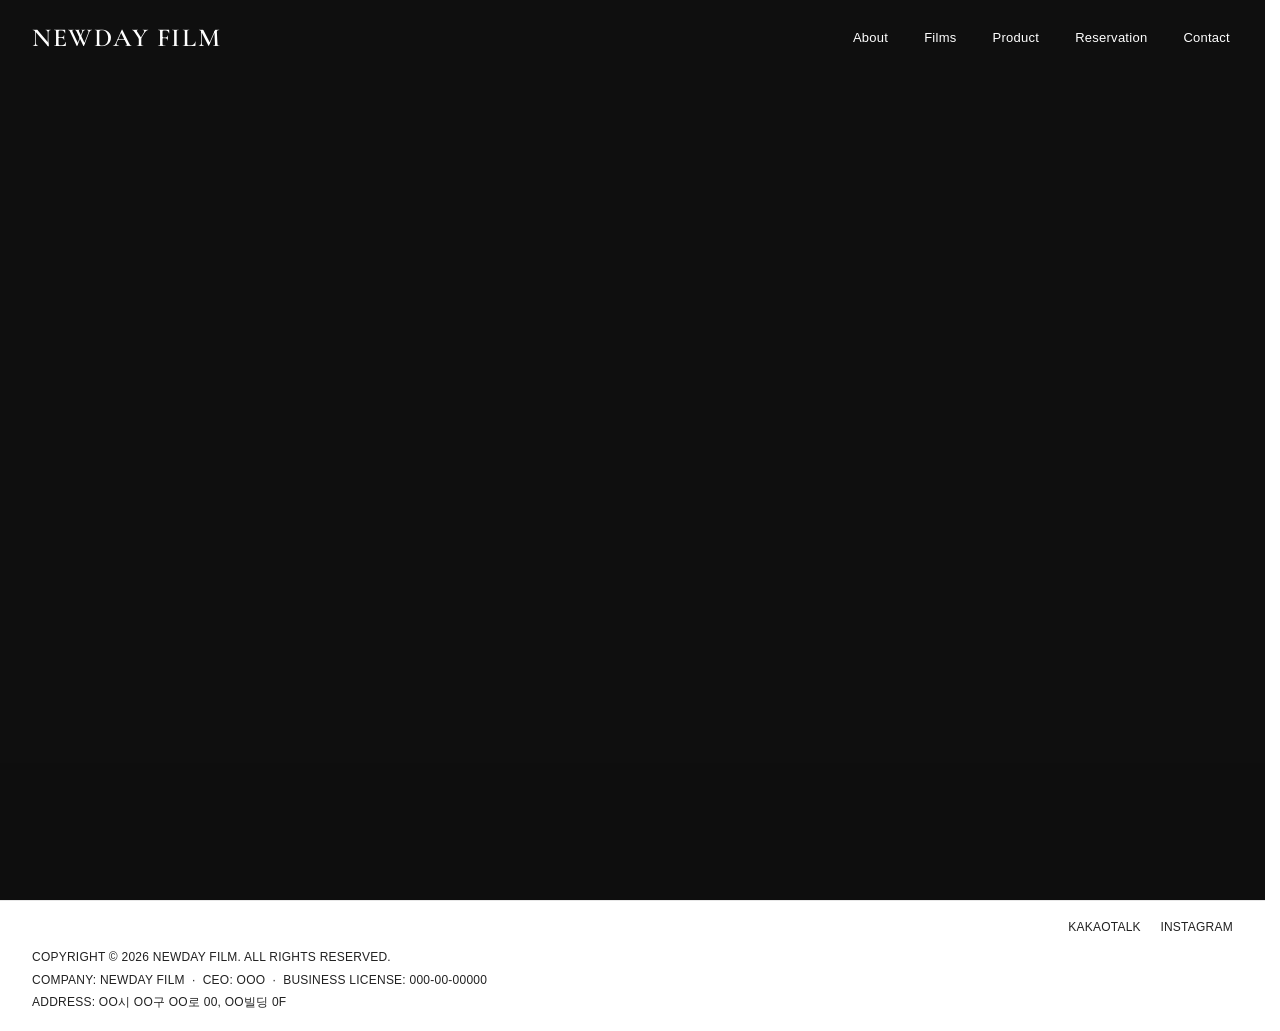
<file: index.html>
<!DOCTYPE html>
<html lang="ko">
<head>
<meta charset="UTF-8">
<meta name="viewport" content="width=device-width, initial-scale=1.0, viewport-fit=cover">
<title>NEWDAY FILM</title>
<meta name="description" content="NEWDAY FILM 공식 홈페이지 | 본식영상, 웨딩영상, 프리웨딩 영상을 제작합니다. 다시 꺼내보고 싶은 순간을 기록합니다.">
<link rel="preconnect" href="https://fonts.googleapis.com">
<link rel="preconnect" href="https://fonts.gstatic.com" crossorigin>
<link href="https://fonts.googleapis.com/css2?family=Cormorant+Garamond:wght@500;600;700&display=swap" rel="stylesheet">
<link rel="stylesheet" href="styles.css">
<style>
  /* ---- 이 페이지(홈)에서만 쓰는 스타일 ---- */
  .hero{
    position:relative;
    height:100vh;
    min-height:600px;
    overflow:hidden;
    background-color:#111; /* 영상 로딩 전 배경색 */
  }
  .hero video{
    pointer-events:none; /* 클릭/컨트롤 노출 방지 */
  }
  .hero .overlay{
    position:absolute; inset:0;
    background:rgba(8,8,8,0.22);
    z-index:2;
  }
</style>
</head>
<body class="home">

<!-- Desktop Header -->
<header class="site-header" id="site-header">
  <div class="header-inner">
    <a class="logo" href="index.html">NEWDAY FILM</a>
    <nav class="main-nav">
      <ul>
        <li><a href="about.html">About</a></li>
        <li><a href="films.html">Films</a></li>
        <li><a href="product.html">Product</a></li>
        <li><a href="reservation.html">Reservation</a></li>
        <li><a href="contact.html">Contact</a></li>
      </ul>
    </nav>
  </div>
</header>

<!-- Mobile Header -->
<header class="site-header-mobile overlay" id="site-header-mobile">
  <div class="header-inner">
    <a class="logo" href="index.html">NEWDAY FILM</a>
    <button class="menu-btn" id="mobileMenuBtn" aria-label="메뉴 열기">&#9776;</button>
  </div>
</header>

<!-- Mobile Slide Menu -->
<div id="mobile-menu">
  <button class="close-btn" id="mobileMenuClose" aria-label="닫기">&times;</button>
  <ul>
    <li><a href="about.html">About</a></li>
    <li><a href="films.html">Films</a></li>
    <li><a href="product.html">Product</a></li>
    <li><a href="reservation.html">Reservation</a></li>
    <li><a href="contact.html">Contact</a></li>
  </ul>
</div>

<!-- Hero: 배경 영상 (mp4 자동재생·음소거·무한반복)
     video.mp4 파일을 이 파일(index.html)과 같은 폴더에 올려두면 바로 재생됩니다.
     다른 파일명을 쓰고 싶으면 아래 src="video.mp4"만 원하는 파일명으로 바꾸세요. -->
<section class="hero">
  <video id="heroVideo" autoplay muted loop playsinline webkit-playsinline
         style="position:absolute; inset:0; width:100%; height:100%; object-fit:cover;">
    <source src="video.mp4" type="video/mp4">
  </video>
  <div class="overlay"></div>
</section>

<!-- Footer -->
<footer>
  <div class="footer-inner">
    <div class="footer-top">
      <span></span>
      <span class="social">
        <a href="#" target="_blank" rel="noopener noreferrer">KAKAOTALK</a>
        <a href="#" target="_blank" rel="noopener noreferrer">INSTAGRAM</a>
      </span>
    </div>
    <div class="footer-info">
      <p>COPYRIGHT &copy; 2026 NEWDAY FILM. ALL RIGHTS RESERVED.</p>
      <p>COMPANY: NEWDAY FILM &nbsp;&middot;&nbsp; CEO: OOO &nbsp;&middot;&nbsp; BUSINESS LICENSE: 000-00-00000</p>
      <p>ADDRESS: OO시 OO구 OO로 00, OO빌딩 0F</p>
    </div>
  </div>
</footer>

<script src="script.js"></script>
<script>
  // 사파리 자동재생 호환성 보강: muted를 JS로도 확실히 설정하고 play()를 명시적으로 시도
  (function () {
    var v = document.getElementById('heroVideo');
    if (!v) return;
    v.muted = true;
    v.defaultMuted = true;
    var tryPlay = function () { v.play().catch(function () { /* 사용자가 상호작용하면 재시도됨 */ }); };
    tryPlay();
    document.addEventListener('visibilitychange', function () {
      if (!document.hidden) tryPlay();
    });
  })();
</script>
</body>
</html>
</file>
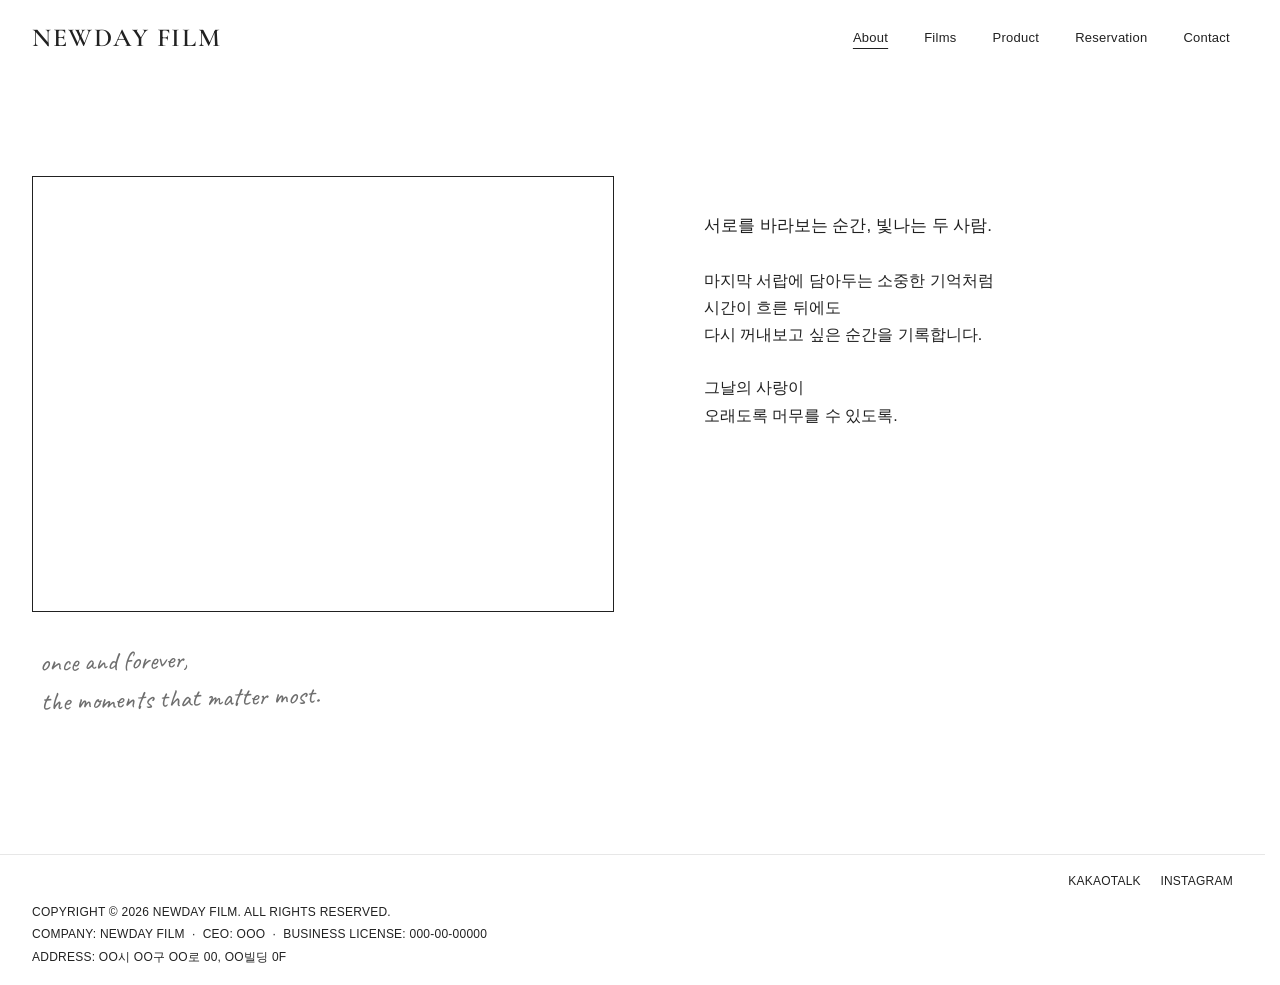
<file: about.html>
<!DOCTYPE html>
<html lang="ko">
<head>
<meta charset="UTF-8">
<meta name="viewport" content="width=device-width, initial-scale=1.0, viewport-fit=cover">
<title>About — NEWDAY FILM</title>
<link rel="preconnect" href="https://fonts.googleapis.com">
<link rel="preconnect" href="https://fonts.gstatic.com" crossorigin>
<link href="https://fonts.googleapis.com/css2?family=Cormorant+Garamond:wght@500;600;700&family=Caveat:wght@500;600&display=swap" rel="stylesheet">
<link rel="stylesheet" href="styles.css">
<style>
  .intro{ padding:100px 0 140px; }
  .intro .wrap{
    display:grid;
    grid-template-columns:1.1fr 1fr;
    gap:90px;
    align-items:start;
  }
  .intro-figure{ position:relative; }
  .intro-figure .ph{ aspect-ratio:4/3; }
  .intro-note{
    font-family:var(--script);
    font-size:26px;
    color:var(--ink-soft);
    line-height:1.5;
    margin-top:24px;
    padding-left:8px;
    transform:rotate(-1.5deg);
  }
  .intro-text{ padding-top:36px; }
  .intro-text p{
    font-family:var(--sans);
    font-size:16px;
    color:var(--ink);
    margin-bottom:26px;
  }
  .intro-text p:first-child{ font-size:17px; }

  @media (max-width:900px){
    .intro .wrap{ grid-template-columns:1fr; gap:40px; }
    .intro{ padding:70px 0; }
    .intro-text{ padding-top:0; }
  }
</style>
</head>
<body>

<header class="site-header static-solid" id="site-header">
  <div class="header-inner">
    <a class="logo" href="index.html">NEWDAY FILM</a>
    <nav class="main-nav">
      <ul>
        <li class="current"><a href="about.html">About</a></li>
        <li><a href="films.html">Films</a></li>
        <li><a href="product.html">Product</a></li>
        <li><a href="reservation.html">Reservation</a></li>
        <li><a href="contact.html">Contact</a></li>
      </ul>
    </nav>
  </div>
</header>

<header class="site-header-mobile" id="site-header-mobile">
  <div class="header-inner">
    <a class="logo" href="index.html">NEWDAY FILM</a>
    <button class="menu-btn" id="mobileMenuBtn" aria-label="메뉴 열기">&#9776;</button>
  </div>
</header>

<div id="mobile-menu">
  <button class="close-btn" id="mobileMenuClose" aria-label="닫기">&times;</button>
  <ul>
    <li><a href="about.html">About</a></li>
    <li><a href="films.html">Films</a></li>
    <li><a href="product.html">Product</a></li>
    <li><a href="reservation.html">Reservation</a></li>
    <li><a href="contact.html">Contact</a></li>
  </ul>
</div>

<div class="page-top-spacer"></div>

<section class="intro">
  <div class="wrap">
    <div class="intro-figure">
      <div class="ph"></div>
      <p class="intro-note">once and forever,<br>the moments that matter most.</p>
    </div>
    <div class="intro-text">
      <p>서로를 바라보는 순간, 빛나는 두 사람.</p>
      <p>마지막 서랍에 담아두는 소중한 기억처럼<br>
      시간이 흐른 뒤에도<br>
      다시 꺼내보고 싶은 순간을 기록합니다.</p>
      <p>그날의 사랑이<br>오래도록 머무를 수 있도록.</p>
    </div>
  </div>
</section>

<footer>
  <div class="footer-inner">
    <div class="footer-top">
      <span></span>
      <span class="social">
        <a href="#" target="_blank" rel="noopener noreferrer">KAKAOTALK</a>
        <a href="#" target="_blank" rel="noopener noreferrer">INSTAGRAM</a>
      </span>
    </div>
    <div class="footer-info">
      <p>COPYRIGHT &copy; 2026 NEWDAY FILM. ALL RIGHTS RESERVED.</p>
      <p>COMPANY: NEWDAY FILM &nbsp;&middot;&nbsp; CEO: OOO &nbsp;&middot;&nbsp; BUSINESS LICENSE: 000-00-00000</p>
      <p>ADDRESS: OO시 OO구 OO로 00, OO빌딩 0F</p>
    </div>
  </div>
</footer>

<script src="script.js"></script>
</body>
</html>
</file>
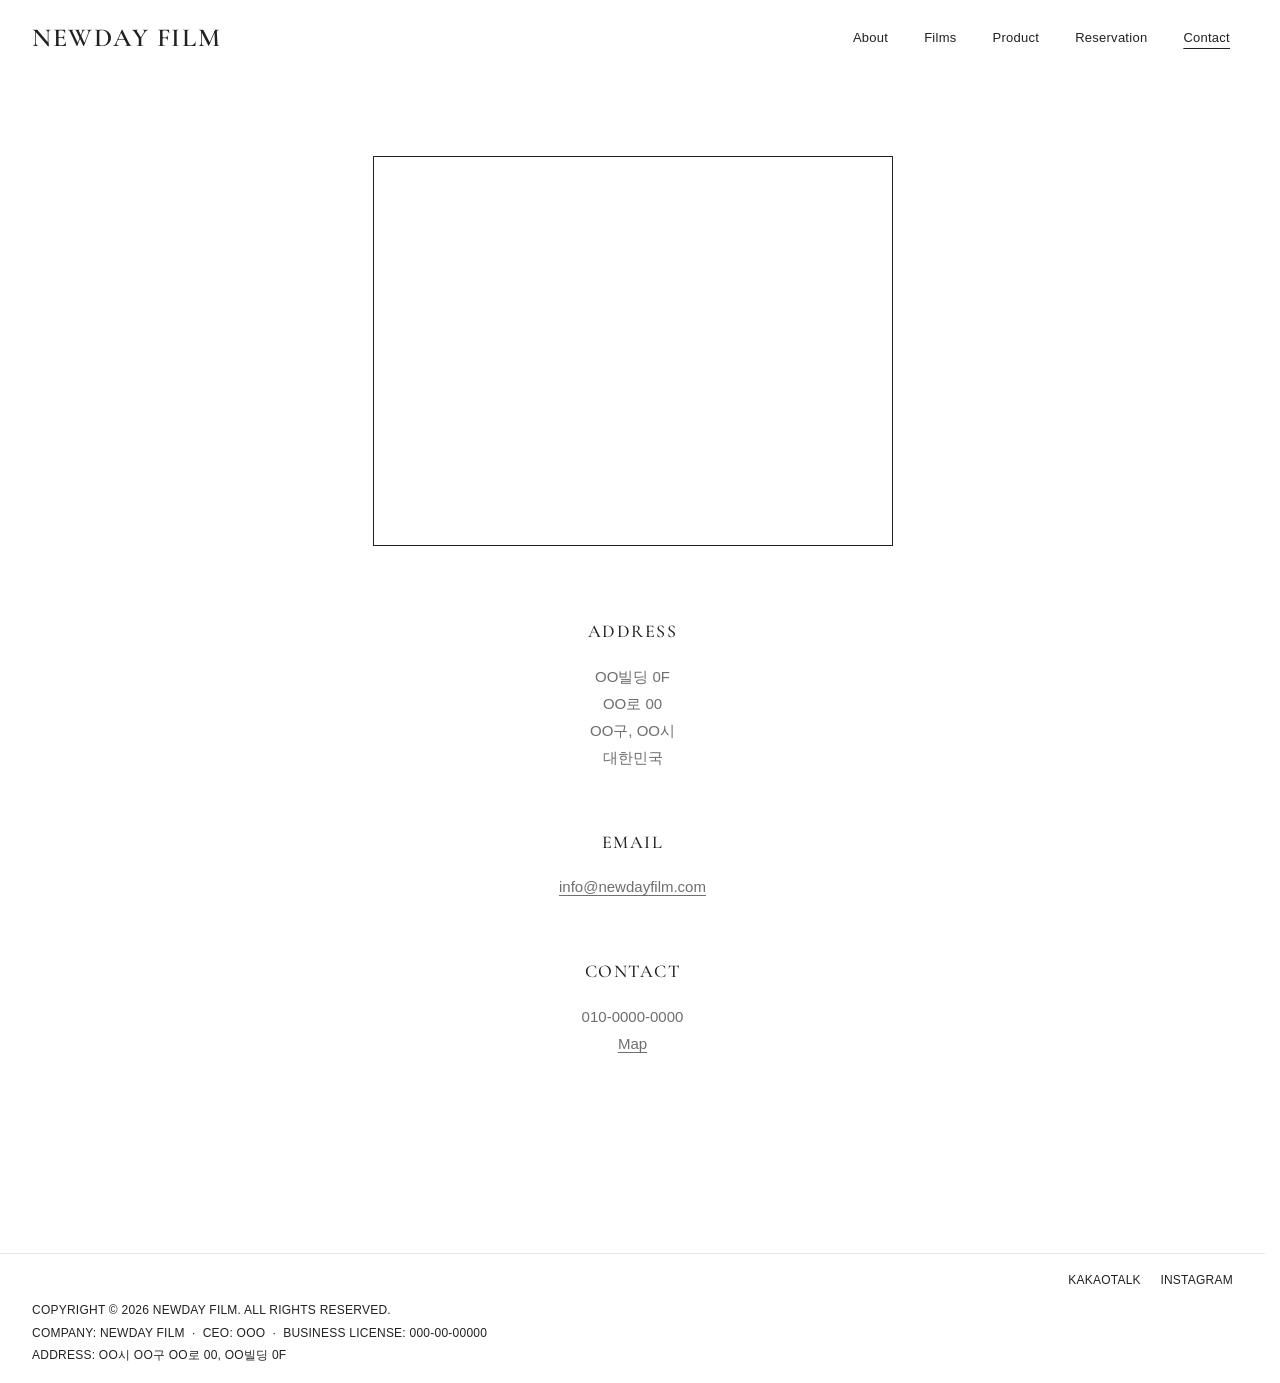
<file: contact.html>
<!DOCTYPE html>
<html lang="ko">
<head>
<meta charset="UTF-8">
<meta name="viewport" content="width=device-width, initial-scale=1.0, viewport-fit=cover">
<title>Contact — NEWDAY FILM</title>
<link rel="preconnect" href="https://fonts.googleapis.com">
<link rel="preconnect" href="https://fonts.gstatic.com" crossorigin>
<link href="https://fonts.googleapis.com/css2?family=Cormorant+Garamond:wght@500;600;700&display=swap" rel="stylesheet">
<link rel="stylesheet" href="styles.css">
<style>
  .contact-wrap{
    max-width:900px;
    margin:0 auto;
    padding:80px 32px 140px;
    text-align:center;
  }
  .contact-figure .ph{
    max-width:520px;
    aspect-ratio:4/3;
    margin:0 auto 70px;
  }
  .contact-block{ margin-bottom:56px; }
  .contact-block h3{
    font-family:var(--serif);
    font-weight:500;
    font-size:18px;
    letter-spacing:0.08em;
    margin-bottom:16px;
  }
  .contact-block p{
    font-size:15px;
    color:var(--ink-soft);
    line-height:1.8;
  }
  .contact-block a{ text-decoration:underline; text-underline-offset:3px; }
</style>
</head>
<body>

<header class="site-header static-solid" id="site-header">
  <div class="header-inner">
    <a class="logo" href="index.html">NEWDAY FILM</a>
    <nav class="main-nav">
      <ul>
        <li><a href="about.html">About</a></li>
        <li><a href="films.html">Films</a></li>
        <li><a href="product.html">Product</a></li>
        <li><a href="reservation.html">Reservation</a></li>
        <li class="current"><a href="contact.html">Contact</a></li>
      </ul>
    </nav>
  </div>
</header>

<header class="site-header-mobile" id="site-header-mobile">
  <div class="header-inner">
    <a class="logo" href="index.html">NEWDAY FILM</a>
    <button class="menu-btn" id="mobileMenuBtn" aria-label="메뉴 열기">&#9776;</button>
  </div>
</header>

<div id="mobile-menu">
  <button class="close-btn" id="mobileMenuClose" aria-label="닫기">&times;</button>
  <ul>
    <li><a href="about.html">About</a></li>
    <li><a href="films.html">Films</a></li>
    <li><a href="product.html">Product</a></li>
    <li><a href="reservation.html">Reservation</a></li>
    <li><a href="contact.html">Contact</a></li>
  </ul>
</div>

<div class="page-top-spacer"></div>

<main class="contact-wrap">
  <div class="contact-figure">
    <div class="ph"></div>
  </div>

  <div class="contact-block">
    <h3>ADDRESS</h3>
    <p>OO빌딩 0F<br>OO로 00<br>OO구, OO시<br>대한민국</p>
  </div>

  <div class="contact-block">
    <h3>EMAIL</h3>
    <p><a href="mailto:info@newdayfilm.com">info@newdayfilm.com</a></p>
  </div>

  <div class="contact-block">
    <h3>CONTACT</h3>
    <p>
      010-0000-0000<br>
      <a href="https://map.naver.com" target="_blank" rel="noopener noreferrer">Map</a>
    </p>
  </div>
</main>

<footer>
  <div class="footer-inner">
    <div class="footer-top">
      <span></span>
      <span class="social">
        <a href="#" target="_blank" rel="noopener noreferrer">KAKAOTALK</a>
        <a href="#" target="_blank" rel="noopener noreferrer">INSTAGRAM</a>
      </span>
    </div>
    <div class="footer-info">
      <p>COPYRIGHT &copy; 2026 NEWDAY FILM. ALL RIGHTS RESERVED.</p>
      <p>COMPANY: NEWDAY FILM &nbsp;&middot;&nbsp; CEO: OOO &nbsp;&middot;&nbsp; BUSINESS LICENSE: 000-00-00000</p>
      <p>ADDRESS: OO시 OO구 OO로 00, OO빌딩 0F</p>
    </div>
  </div>
</footer>

<script src="script.js"></script>
</body>
</html>
</file>
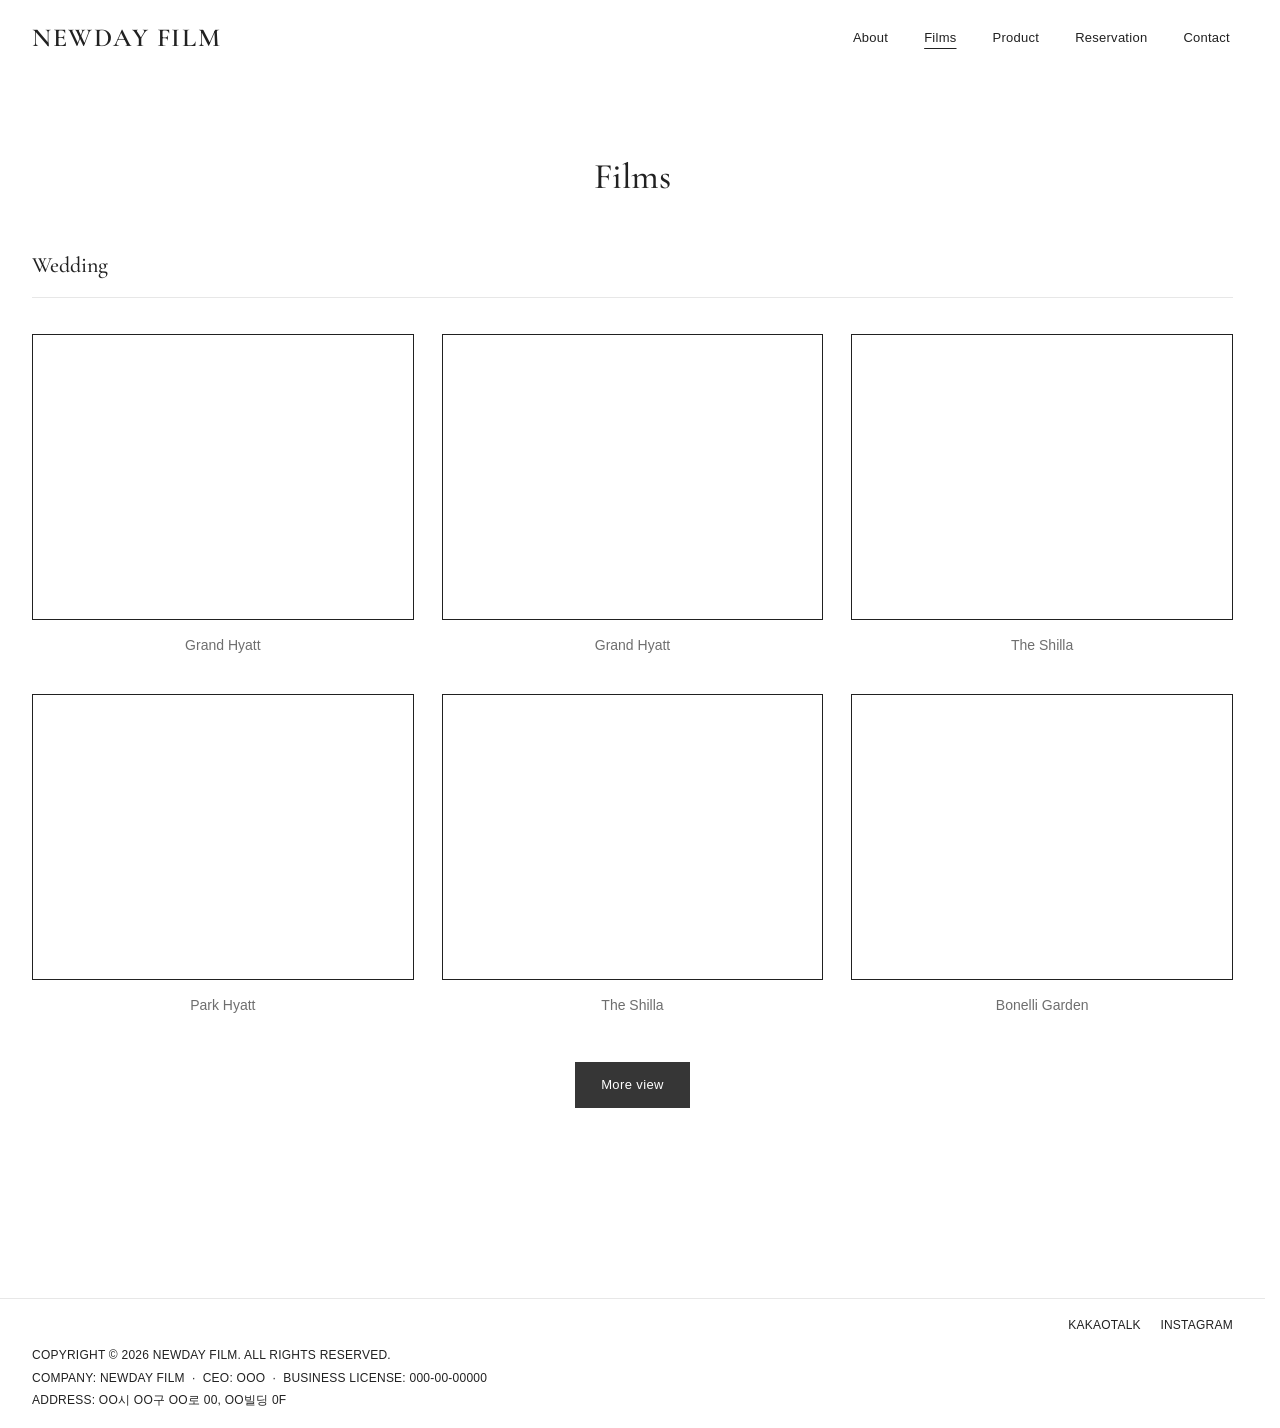
<file: films.html>
<!DOCTYPE html>
<html lang="ko">
<head>
<meta charset="UTF-8">
<meta name="viewport" content="width=device-width, initial-scale=1.0, viewport-fit=cover">
<title>Films — NEWDAY FILM</title>
<link rel="preconnect" href="https://fonts.googleapis.com">
<link rel="preconnect" href="https://fonts.gstatic.com" crossorigin>
<link href="https://fonts.googleapis.com/css2?family=Cormorant+Garamond:wght@500;600;700&display=swap" rel="stylesheet">
<link rel="stylesheet" href="styles.css">
<style>
  .film-category{ margin-bottom:90px; }
  .film-category h2{
    font-family:var(--serif);
    font-weight:500;
    font-size:22px;
    padding-bottom:12px;
    border-bottom:1px solid var(--line);
    margin-bottom:36px;
  }
  .film-grid{
    display:grid;
    grid-template-columns:repeat(3,1fr);
    gap:36px 28px;
  }
  .film-item .ph{ aspect-ratio:4/3; }
  .film-item .caption{
    text-align:center;
    font-size:14px;
    margin-top:14px;
    color:var(--ink-soft);
  }
  .more-view{
    display:block;
    width:max-content;
    margin:44px auto 0;
    background:var(--brand);
    color:#fff;
    font-size:13px;
    letter-spacing:0.03em;
    padding:12px 26px;
  }

  @media (max-width:900px){
    .film-grid{ grid-template-columns:repeat(2,1fr); }
  }
  @media (max-width:560px){
    .film-grid{ grid-template-columns:1fr; }
    .film-tabs{ gap:16px; flex-wrap:wrap; }
  }
</style>
</head>
<body>

<!-- Desktop Header -->
<header class="site-header static-solid" id="site-header">
  <div class="header-inner">
    <a class="logo" href="index.html">NEWDAY FILM</a>
    <nav class="main-nav">
      <ul>
        <li><a href="about.html">About</a></li>
        <li class="current"><a href="films.html">Films</a></li>
        <li><a href="product.html">Product</a></li>
        <li><a href="reservation.html">Reservation</a></li>
        <li><a href="contact.html">Contact</a></li>
      </ul>
    </nav>
  </div>
</header>

<!-- Mobile Header -->
<header class="site-header-mobile" id="site-header-mobile">
  <div class="header-inner">
    <a class="logo" href="index.html">NEWDAY FILM</a>
    <button class="menu-btn" id="mobileMenuBtn" aria-label="메뉴 열기">&#9776;</button>
  </div>
</header>

<div id="mobile-menu">
  <button class="close-btn" id="mobileMenuClose" aria-label="닫기">&times;</button>
  <ul>
    <li><a href="about.html">About</a></li>
    <li><a href="films.html">Films</a></li>
    <li><a href="product.html">Product</a></li>
    <li><a href="reservation.html">Reservation</a></li>
    <li><a href="contact.html">Contact</a></li>
  </ul>
</div>

<div class="page-top-spacer"></div>

<main class="wrap" style="padding-bottom:100px;">
  <h1 class="page-title">Films</h1>

  <!-- Wedding -->
  <section class="film-category" data-category="wedding">
    <h2>Wedding</h2>
    <div class="film-grid">
      <div class="film-item">
        <div class="ph"></div>
        <p class="caption">Grand Hyatt</p>
      </div>
      <div class="film-item">
        <div class="ph"></div>
        <p class="caption">Grand Hyatt</p>
      </div>
      <div class="film-item">
        <div class="ph"></div>
        <p class="caption">The Shilla</p>
      </div>
      <div class="film-item">
        <div class="ph"></div>
        <p class="caption">Park Hyatt</p>
      </div>
      <div class="film-item">
        <div class="ph"></div>
        <p class="caption">The Shilla</p>
      </div>
      <div class="film-item">
        <div class="ph"></div>
        <p class="caption">Bonelli Garden</p>
      </div>
    </div>
    <a href="#" class="more-view">More view</a>
  </section>
</main>

<footer>
  <div class="footer-inner">
    <div class="footer-top">
      <span></span>
      <span class="social">
        <a href="#" target="_blank" rel="noopener noreferrer">KAKAOTALK</a>
        <a href="#" target="_blank" rel="noopener noreferrer">INSTAGRAM</a>
      </span>
    </div>
    <div class="footer-info">
      <p>COPYRIGHT &copy; 2026 NEWDAY FILM. ALL RIGHTS RESERVED.</p>
      <p>COMPANY: NEWDAY FILM &nbsp;&middot;&nbsp; CEO: OOO &nbsp;&middot;&nbsp; BUSINESS LICENSE: 000-00-00000</p>
      <p>ADDRESS: OO시 OO구 OO로 00, OO빌딩 0F</p>
    </div>
  </div>
</footer>

<script src="script.js"></script>
</body>
</html>
</file>
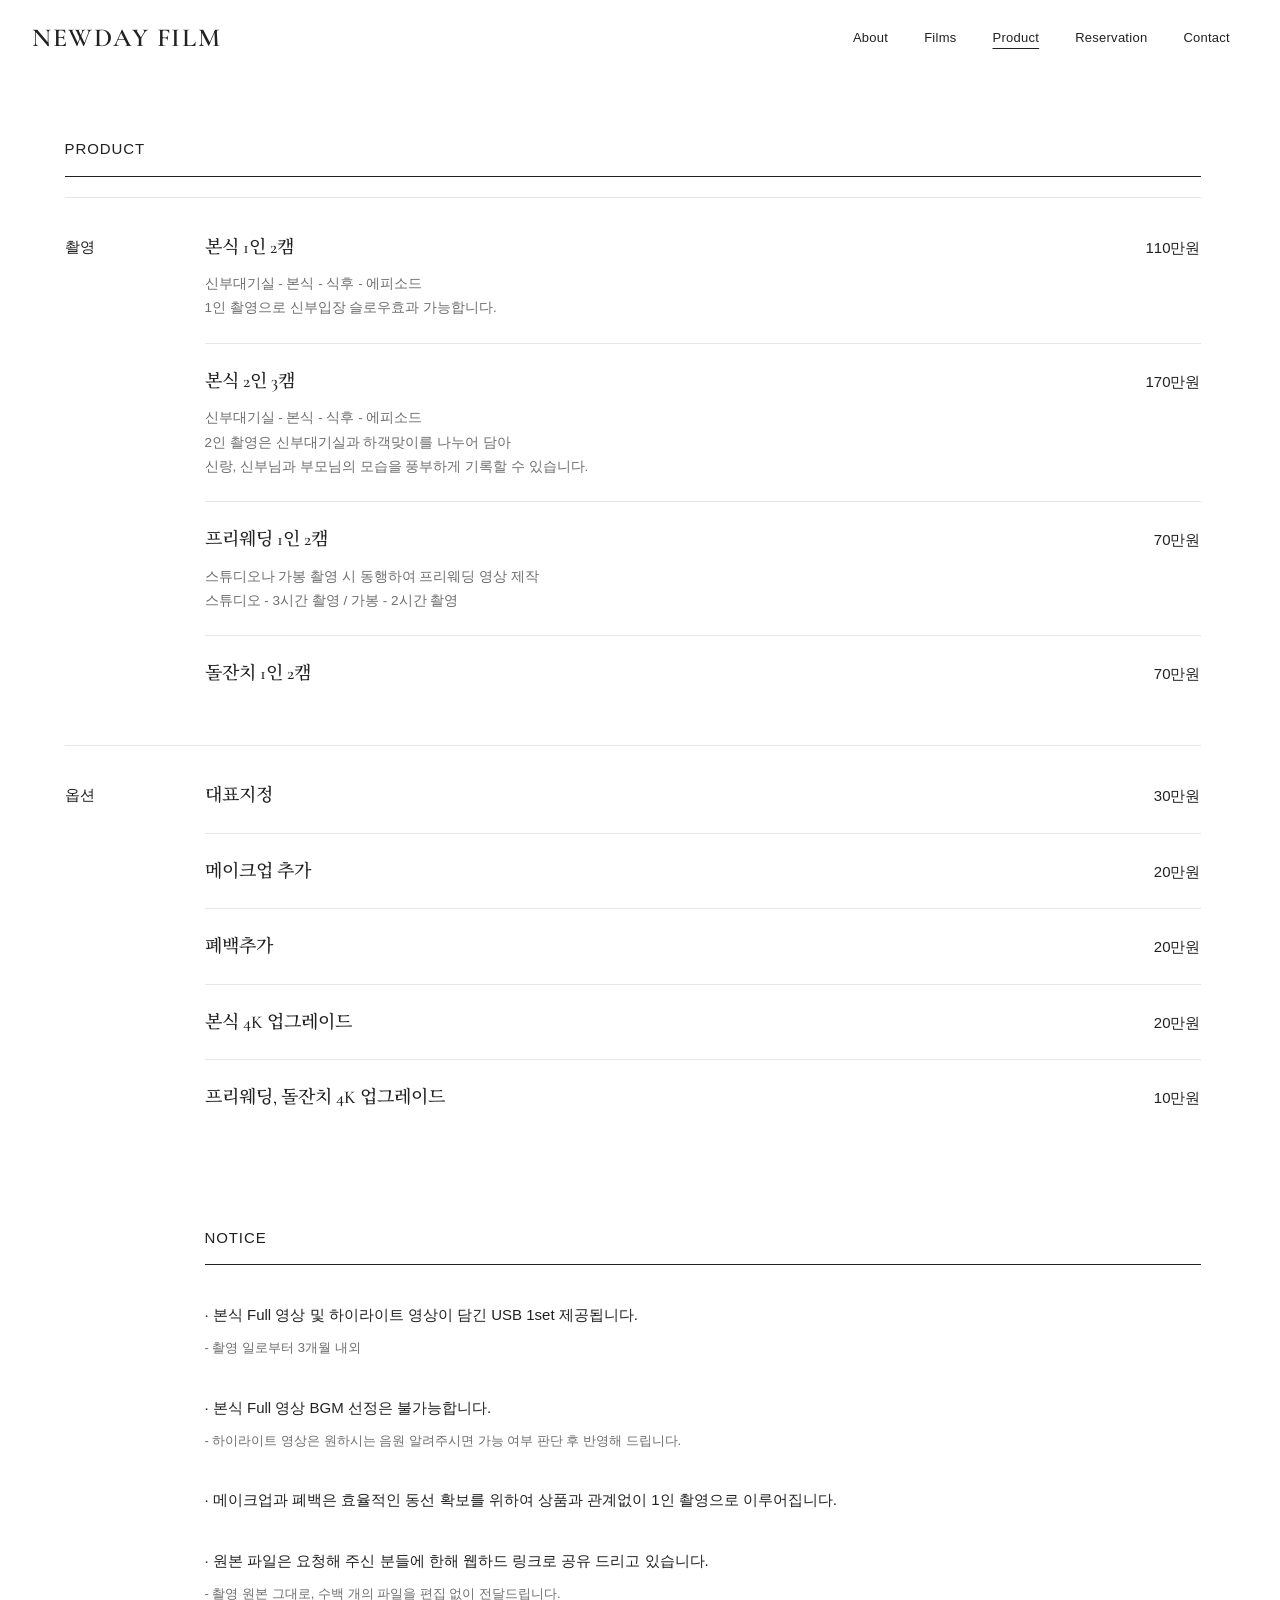
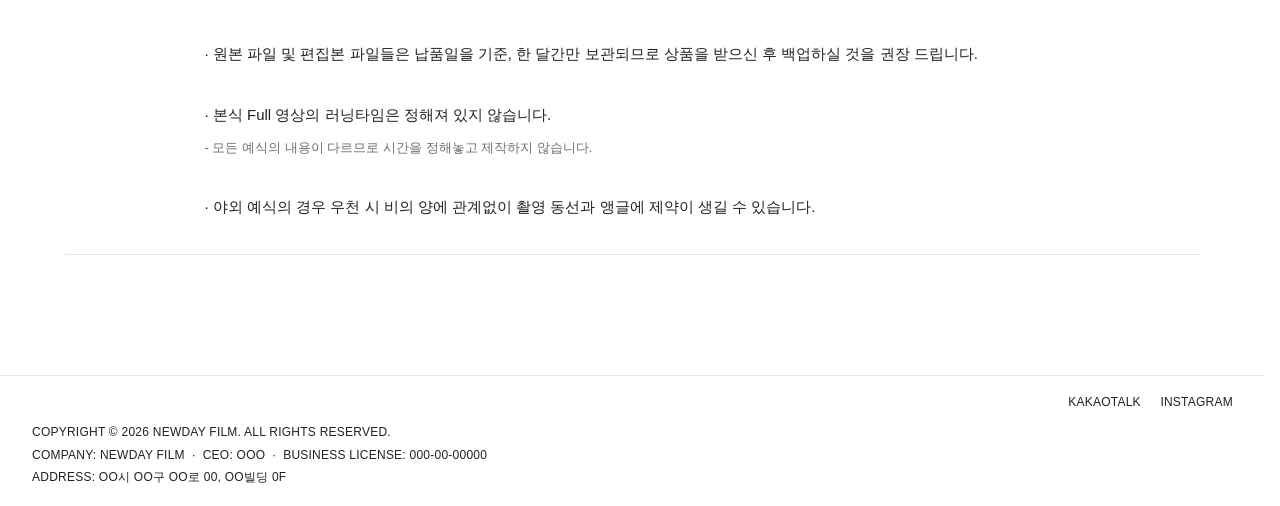
<file: product.html>
<!DOCTYPE html>
<html lang="ko">
<head>
<meta charset="UTF-8">
<meta name="viewport" content="width=device-width, initial-scale=1.0, viewport-fit=cover">
<title>Product — NEWDAY FILM</title>
<link rel="preconnect" href="https://fonts.googleapis.com">
<link rel="preconnect" href="https://fonts.gstatic.com" crossorigin>
<link href="https://fonts.googleapis.com/css2?family=Cormorant+Garamond:wght@500;600;700&family=Noto+Serif+KR:wght@400;500;600;700&display=swap" rel="stylesheet">
<link rel="stylesheet" href="styles.css">
<style>
  .product-title{
    font-family:var(--sans);
    font-size:15px;
    letter-spacing:0.06em;
    padding-bottom:14px;
    border-bottom:1px solid var(--ink);
    margin-bottom:20px;
  }

  .category-group{
    display:flex;
    gap:40px;
    border-top:1px solid var(--line);
    padding:34px 0;
  }
  .category-group:first-of-type{ border-top:none; padding-top:0; }
  .category-group:last-of-type{ border-bottom:1px solid var(--line); }
  .category-label{
    flex:0 0 100px;
    font-family:var(--sans);
    font-size:15px;
    color:var(--ink);
    padding-top:2px;
  }
  .category-items{ flex:1; }

  .item-row{
    padding:22px 0;
    border-top:1px solid var(--line);
  }
  .item-row:first-child{ border-top:none; padding-top:0; }
  .item-main{
    display:flex;
    justify-content:space-between;
    align-items:baseline;
    gap:20px;
  }
  .item-name{
    font-family:var(--serif);
    font-weight:500;
    font-size:18px;
    color:var(--ink);
  }
  .item-price{
    font-family:var(--sans);
    font-size:15px;
    white-space:nowrap;
    color:var(--ink);
  }
  .item-desc{
    font-family:var(--sans);
    font-size:13.5px;
    color:var(--ink-soft);
    margin-top:10px;
    line-height:1.8;
  }

  @media (max-width:640px){
    .category-group{ flex-direction:column; gap:10px; }
    .category-label{ flex:none; }
  }

  .travel-note{
    text-align:center;
    font-size:13px;
    color:var(--ink-soft);
    margin-top:24px;
  }

  .notice-title{
    font-family:var(--sans);
    font-size:15px;
    letter-spacing:0.06em;
    padding-bottom:14px;
    border-bottom:1px solid var(--ink);
    margin:90px 0 36px;
  }
  .notice-item{ margin-bottom:34px; }
  .notice-item:last-child{ margin-bottom:0; }
  .notice-item .main{
    font-family:var(--sans);
    font-size:15px;
    color:var(--ink);
    line-height:1.8;
  }
  .notice-item .main::before{
    content:"· ";
  }
  .notice-item .sub{
    font-family:var(--sans);
    font-size:13px;
    color:var(--ink-soft);
    margin-top:8px;
    line-height:1.8;
  }
</style>
</head>
<body>

<header class="site-header static-solid" id="site-header">
  <div class="header-inner">
    <a class="logo" href="index.html">NEWDAY FILM</a>
    <nav class="main-nav">
      <ul>
        <li><a href="about.html">About</a></li>
        <li><a href="films.html">Films</a></li>
        <li class="current"><a href="product.html">Product</a></li>
        <li><a href="reservation.html">Reservation</a></li>
        <li><a href="contact.html">Contact</a></li>
      </ul>
    </nav>
  </div>
</header>

<header class="site-header-mobile" id="site-header-mobile">
  <div class="header-inner">
    <a class="logo" href="index.html">NEWDAY FILM</a>
    <button class="menu-btn" id="mobileMenuBtn" aria-label="메뉴 열기">&#9776;</button>
  </div>
</header>

<div id="mobile-menu">
  <button class="close-btn" id="mobileMenuClose" aria-label="닫기">&times;</button>
  <ul>
    <li><a href="about.html">About</a></li>
    <li><a href="films.html">Films</a></li>
    <li><a href="product.html">Product</a></li>
    <li><a href="reservation.html">Reservation</a></li>
    <li><a href="contact.html">Contact</a></li>
  </ul>
</div>

<div class="page-top-spacer"></div>

<main class="wrap" style="padding:60px 32px 120px; max-width:1200px;">
  <div class="product-title">PRODUCT</div>

  <!-- 촬영 -->
  <div class="category-group">
    <div class="category-label">촬영</div>
    <div class="category-items">
      <div class="item-row">
        <div class="item-main"><span class="item-name">본식 1인 2캠</span><span class="item-price">110만원</span></div>
        <p class="item-desc">신부대기실 - 본식 - 식후 - 에피소드<br>1인 촬영으로 신부입장 슬로우효과 가능합니다.</p>
      </div>
      <div class="item-row">
        <div class="item-main"><span class="item-name">본식 2인 3캠</span><span class="item-price">170만원</span></div>
        <p class="item-desc">신부대기실 - 본식 - 식후 - 에피소드<br>2인 촬영은 신부대기실과 하객맞이를 나누어 담아<br>신랑, 신부님과 부모님의 모습을 풍부하게 기록할 수 있습니다.</p>
      </div>
      <div class="item-row">
        <div class="item-main"><span class="item-name">프리웨딩 1인 2캠</span><span class="item-price">70만원</span></div>
        <p class="item-desc">스튜디오나 가봉 촬영 시 동행하여 프리웨딩 영상 제작<br>스튜디오 - 3시간 촬영 / 가봉 - 2시간 촬영</p>
      </div>
      <div class="item-row">
        <div class="item-main"><span class="item-name">돌잔치 1인 2캠</span><span class="item-price">70만원</span></div>
      </div>
    </div>
  </div>

  <!-- 옵션 -->
  <div class="category-group">
    <div class="category-label">옵션</div>
    <div class="category-items">
      <div class="item-row"><div class="item-main"><span class="item-name">대표지정</span><span class="item-price">30만원</span></div></div>
      <div class="item-row"><div class="item-main"><span class="item-name">메이크업 추가</span><span class="item-price">20만원</span></div></div>
      <div class="item-row"><div class="item-main"><span class="item-name">폐백추가</span><span class="item-price">20만원</span></div></div>
      <div class="item-row"><div class="item-main"><span class="item-name">본식 4K 업그레이드</span><span class="item-price">20만원</span></div></div>
      <div class="item-row"><div class="item-main"><span class="item-name">프리웨딩, 돌잔치 4K 업그레이드</span><span class="item-price">10만원</span></div></div>
  

  <!-- NOTICE -->
  <div class="notice-title">NOTICE</div>
  <div class="notice-list">
    <div class="notice-item">
      <p class="main">본식 Full 영상 및 하이라이트 영상이 담긴 USB 1set 제공됩니다.</p>
      <p class="sub">- 촬영 일로부터 3개월 내외</p>
    </div>
    <div class="notice-item">
      <p class="main">본식 Full 영상 BGM 선정은 불가능합니다.</p>
      <p class="sub">- 하이라이트 영상은 원하시는 음원 알려주시면 가능 여부 판단 후 반영해 드립니다.</p>
    </div>
    <div class="notice-item">
      <p class="main">메이크업과 폐백은 효율적인 동선 확보를 위하여 상품과 관계없이 1인 촬영으로 이루어집니다.</p>
    </div>
    <div class="notice-item">
      <p class="main">원본 파일은 요청해 주신 분들에 한해 웹하드 링크로 공유 드리고 있습니다.</p>
      <p class="sub">- 촬영 원본 그대로, 수백 개의 파일을 편집 없이 전달드립니다.</p>
    </div>
    <div class="notice-item">
      <p class="main">원본 파일 및 편집본 파일들은 납품일을 기준, 한 달간만 보관되므로 상품을 받으신 후 백업하실 것을 권장 드립니다.</p>
    </div>
    <div class="notice-item">
      <p class="main">본식 Full 영상의 러닝타임은 정해져 있지 않습니다.</p>
      <p class="sub">- 모든 예식의 내용이 다르므로 시간을 정해놓고 제작하지 않습니다.</p>
    </div>
    <div class="notice-item">
      <p class="main">야외 예식의 경우 우천 시 비의 양에 관계없이 촬영 동선과 앵글에 제약이 생길 수 있습니다.</p>
    </div>
  </div>
</main>

<footer>
  <div class="footer-inner">
    <div class="footer-top">
      <span></span>
      <span class="social">
        <a href="#" target="_blank" rel="noopener noreferrer">KAKAOTALK</a>
        <a href="#" target="_blank" rel="noopener noreferrer">INSTAGRAM</a>
      </span>
    </div>
    <div class="footer-info">
      <p>COPYRIGHT &copy; 2026 NEWDAY FILM. ALL RIGHTS RESERVED.</p>
      <p>COMPANY: NEWDAY FILM &nbsp;&middot;&nbsp; CEO: OOO &nbsp;&middot;&nbsp; BUSINESS LICENSE: 000-00-00000</p>
      <p>ADDRESS: OO시 OO구 OO로 00, OO빌딩 0F</p>
    </div>
  </div>
</footer>

<script src="script.js"></script>
</body>
</html>
</file>
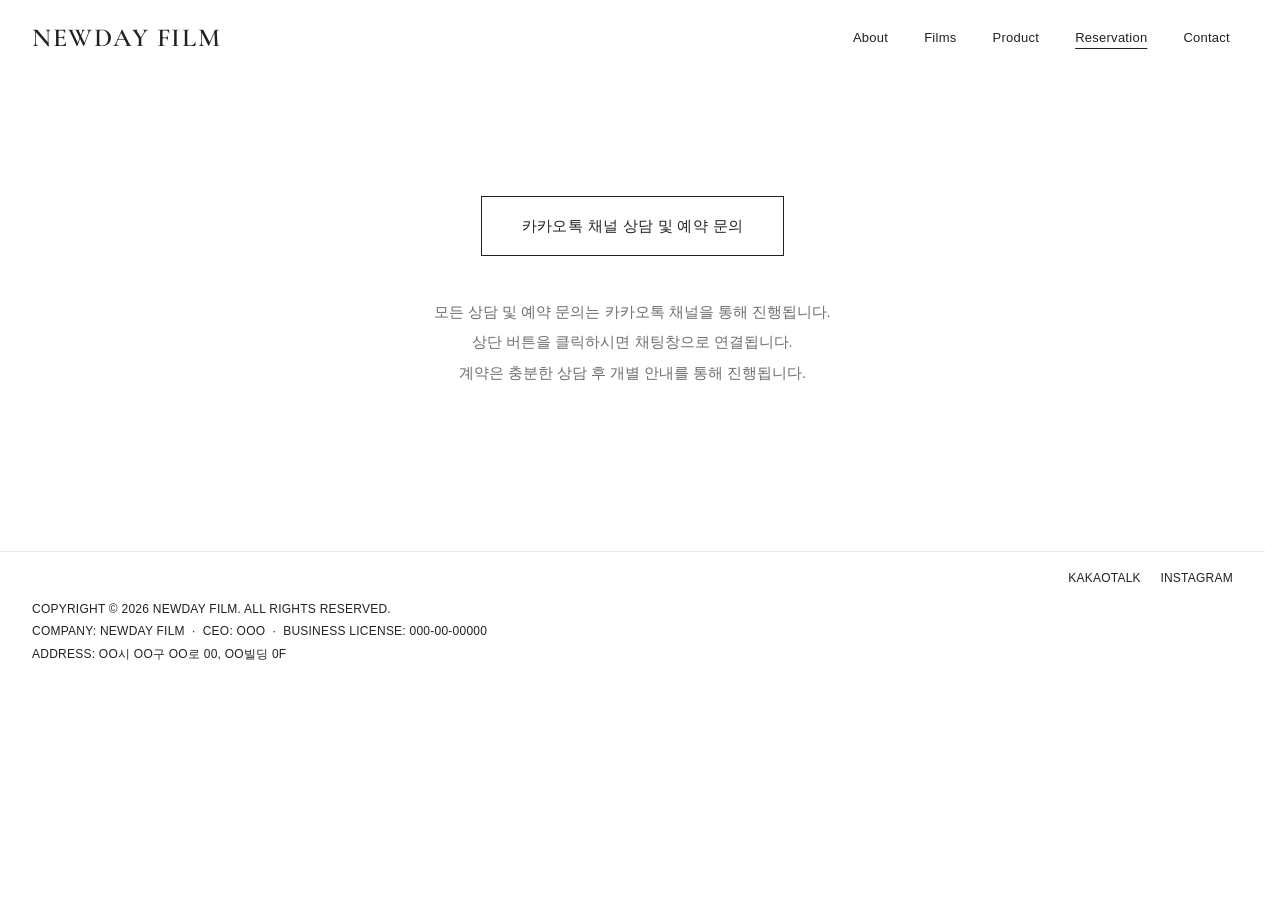
<file: reservation.html>
<!DOCTYPE html>
<html lang="ko">
<head>
<meta charset="UTF-8">
<meta name="viewport" content="width=device-width, initial-scale=1.0, viewport-fit=cover">
<title>Reservation — NEWDAY FILM</title>
<link rel="preconnect" href="https://fonts.googleapis.com">
<link rel="preconnect" href="https://fonts.gstatic.com" crossorigin>
<link href="https://fonts.googleapis.com/css2?family=Cormorant+Garamond:wght@500;600;700&display=swap" rel="stylesheet">
<link rel="stylesheet" href="styles.css">
<style>
  .reservation-wrap{
    max-width:680px;
    margin:0 auto;
    padding:120px 32px 160px;
    text-align:center;
  }
  .kakao-btn{
    display:inline-block;
    border:1px solid var(--ink);
    padding:16px 40px;
    font-size:15px;
    letter-spacing:0.02em;
    margin-bottom:44px;
    transition:background-color .2s ease, color .2s ease;
  }
  .kakao-btn:hover{ background:var(--brand); color:#fff; border-color:var(--brand); }
  .reservation-desc p{
    font-size:14.5px;
    color:var(--ink-soft);
    margin-bottom:6px;
  }
</style>
</head>
<body>

<header class="site-header static-solid" id="site-header">
  <div class="header-inner">
    <a class="logo" href="index.html">NEWDAY FILM</a>
    <nav class="main-nav">
      <ul>
        <li><a href="about.html">About</a></li>
        <li><a href="films.html">Films</a></li>
        <li><a href="product.html">Product</a></li>
        <li class="current"><a href="reservation.html">Reservation</a></li>
        <li><a href="contact.html">Contact</a></li>
      </ul>
    </nav>
  </div>
</header>

<header class="site-header-mobile" id="site-header-mobile">
  <div class="header-inner">
    <a class="logo" href="index.html">NEWDAY FILM</a>
    <button class="menu-btn" id="mobileMenuBtn" aria-label="메뉴 열기">&#9776;</button>
  </div>
</header>

<div id="mobile-menu">
  <button class="close-btn" id="mobileMenuClose" aria-label="닫기">&times;</button>
  <ul>
    <li><a href="about.html">About</a></li>
    <li><a href="films.html">Films</a></li>
    <li><a href="product.html">Product</a></li>
    <li><a href="reservation.html">Reservation</a></li>
    <li><a href="contact.html">Contact</a></li>
  </ul>
</div>

<div class="page-top-spacer"></div>

<main class="reservation-wrap">
  <a class="kakao-btn" href="#" target="_blank" rel="noopener noreferrer">
    카카오톡 채널 상담 및 예약 문의
  </a>
  <div class="reservation-desc">
    <p>모든 상담 및 예약 문의는 카카오톡 채널을 통해 진행됩니다.</p>
    <p>상단 버튼을 클릭하시면 채팅창으로 연결됩니다.</p>
    <p>계약은 충분한 상담 후 개별 안내를 통해 진행됩니다.</p>
  </div>
</main>

<footer>
  <div class="footer-inner">
    <div class="footer-top">
      <span></span>
      <span class="social">
        <a href="#" target="_blank" rel="noopener noreferrer">KAKAOTALK</a>
        <a href="#" target="_blank" rel="noopener noreferrer">INSTAGRAM</a>
      </span>
    </div>
    <div class="footer-info">
      <p>COPYRIGHT &copy; 2026 NEWDAY FILM. ALL RIGHTS RESERVED.</p>
      <p>COMPANY: NEWDAY FILM &nbsp;&middot;&nbsp; CEO: OOO &nbsp;&middot;&nbsp; BUSINESS LICENSE: 000-00-00000</p>
      <p>ADDRESS: OO시 OO구 OO로 00, OO빌딩 0F</p>
    </div>
  </div>
</footer>

<script src="script.js"></script>
</body>
</html>
</file>
<file: styles.css>
/* =========================================================
   BOTTOM DRAWER — 공용 스타일시트
   여기 :root 값만 바꾸면 사이트 전체 색/간격이 바뀝니다.
   ========================================================= */
:root{
  --ink:#212121;
  --ink-soft:rgba(33,33,33,0.65);
  --ink-faint:rgba(33,33,33,0.45);
  --brand:#363636;           /* 포인트 컬러: 블랙에 가까운 다크그레이 */
  --bg:#ffffff;
  --line:#e7e7e7;
  --header-h:76px;
  --header-h-mobile:49px;
  --serif:'Cormorant Garamond', 'Noto Serif KR', serif;
  --sans:'Pretendard','Noto Sans KR','Malgun Gothic',-apple-system,sans-serif;
  --script:'Caveat', cursive;
  --max:1680px;
}

*{ box-sizing:border-box; margin:0; padding:0; }
html{
  scroll-behavior:smooth;
  overflow-y:scroll;       /* 스크롤바를 항상 표시해서 페이지마다 헤더가 미세하게 밀리는 현상 방지 */
  scrollbar-gutter:stable; /* 지원 브라우저에서 스크롤바 자리를 항상 확보 */
}
body{
  font-family:var(--sans);
  color:var(--ink);
  background:var(--bg);
  line-height:1.7;
  font-weight:300;
  -webkit-font-smoothing:antialiased;
}
a{ color:inherit; text-decoration:none; }
img{ max-width:100%; display:block; }
ul{ list-style:none; }

.wrap{
  max-width:var(--max);
  margin:0 auto;
  padding:0 32px;
}

/* placeholder photo blocks — 실제 사진으로 교체할 부분 (지금은 테두리만 있는 빈 박스) */
.ph{
  background:transparent;
  border:1px solid var(--ink);
  box-sizing:border-box;
}
/* 실제 사진(img 태그)이 들어간 경우: 꽉 채워서 표시 */
img.ph{
  width:100%;
  height:100%;
  object-fit:cover;
  display:block;
}

/* ===================== Header ===================== */
header.site-header{
  position:fixed;
  top:0; left:0; right:0;
  z-index:500;
  height:var(--header-h);
  transition:background-color .3s ease, box-shadow .3s ease;
}
header.site-header .header-inner{
  max-width:var(--max);
  margin:0 auto;
  height:100%;
  display:flex;
  align-items:center;
  justify-content:space-between;
  padding:0 32px;
}
.logo{
  font-family:var(--serif);
  font-weight:600;
  font-size:26px;
  letter-spacing:0.06em;
  color:#fff;
  transition:color .3s ease;
}
header.site-header.solid .logo,
header.site-header.static-solid .logo{ color:var(--ink); }

nav.main-nav ul{
  display:flex;
  height:var(--header-h);
}
nav.main-nav li{
  position:relative;
  display:flex;
  align-items:center;
}
nav.main-nav li > a{
  display:block;
  padding:0 18px;
  font-size:13px;
  letter-spacing:0.02em;
  color:#fff;
  transition:color .2s ease;
}
header.site-header.solid nav.main-nav li > a,
header.site-header.static-solid nav.main-nav li > a{ color:var(--ink); }
nav.main-nav li:hover > a{ color:rgba(255,255,255,0.6); }
header.site-header.solid nav.main-nav li:hover > a,
header.site-header.static-solid nav.main-nav li:hover > a{ color:rgba(33,33,33,0.5); }
nav.main-nav li.current > a{ text-decoration:underline; text-underline-offset:6px; }

.dropdown-menu{
  position:absolute;
  top:100%; left:18px;
  min-width:130px;
  visibility:hidden;
  opacity:0;
  transition:opacity .25s ease;
  padding-top:6px;
}
li.dropdown:hover .dropdown-menu{ visibility:visible; opacity:1; }
.dropdown-menu li a{
  display:block;
  padding:5px 0;
  font-size:12px;
  color:#fff;
  white-space:nowrap;
}
header.site-header.solid .dropdown-menu li a,
header.site-header.static-solid .dropdown-menu li a{ color:var(--ink); }
.dropdown-menu li a:hover{ color:rgba(255,255,255,0.6); }
header.site-header.solid .dropdown-menu li a:hover,
header.site-header.static-solid .dropdown-menu li a:hover{ color:rgba(33,33,33,0.5); }

/* mobile header */
header.site-header-mobile{
  display:none;
  position:fixed;
  top:0; left:0; right:0;
  z-index:500;
  height:var(--header-h-mobile);
  background:#fff;
  transition:background-color .3s ease;
}
header.site-header-mobile .header-inner{
  height:100%;
  display:flex;
  align-items:center;
  justify-content:space-between;
  padding:0 15px;
}
header.site-header-mobile .logo{ font-size:17px; color:var(--ink); }
header.site-header-mobile.overlay .logo{ color:#fff; }
header.site-header-mobile.overlay.solid .logo{ color:var(--ink); }
.menu-btn{
  background:none; border:none;
  font-size:20px;
  color:var(--ink);
  padding:9px 8px;
  cursor:pointer;
}
header.site-header-mobile.overlay .menu-btn{ color:#fff; }
header.site-header-mobile.overlay.solid .menu-btn{ color:var(--ink); }

@media (max-width:991px){
  header.site-header{ display:none; }
  header.site-header-mobile{ display:block; }
}

/* mobile slide menu */
#mobile-menu{
  position:fixed;
  top:0; right:-100%;
  width:100%; height:100%;
  background:var(--bg);
  z-index:600;
  padding:40px;
  transition:right .3s ease;
  overflow-y:auto;
}
#mobile-menu.open{ right:0; }
#mobile-menu .close-btn{
  position:absolute; top:9px; right:9px;
  background:none; border:none;
  font-size:24px; color:var(--ink);
  cursor:pointer;
}
#mobile-menu ul{ margin-top:30px; }
#mobile-menu > ul > li > a{ font-size:19px; display:block; padding:10px 0; color:var(--ink); }
#mobile-menu ul ul{ padding-left:16px; }
#mobile-menu ul ul li a{ font-size:16px; padding:6px 0; color:var(--ink-soft); }

/* ===================== Footer ===================== */
footer{ padding:16px 0; border-top:1px solid var(--line); }
footer .footer-inner{
  max-width:var(--max);
  margin:0 auto;
  padding:0 32px;
}
footer .footer-top{
  display:flex;
  justify-content:space-between;
  font-size:12px;
  letter-spacing:0.02em;
  margin-bottom:10px;
}
footer .footer-top .social a{ margin-left:16px; }
footer .footer-info p{
  font-size:12px;
  letter-spacing:0.02em;
  color:var(--ink);
  margin-bottom:2px;
}
@media (max-width:600px){
  footer .footer-top{ flex-direction:column; gap:6px; }
  footer .footer-top .social a{ margin-left:0; margin-right:16px; }
}

/* ===================== Page header spacer ===================== */
.page-top-spacer{ height:var(--header-h); }
@media (max-width:991px){ .page-top-spacer{ height:var(--header-h-mobile); } }

/* generic section title */
.page-title{
  font-family:var(--serif);
  font-weight:500;
  font-size:36px;
  text-align:center;
  padding:70px 0 40px;
}
</file>
